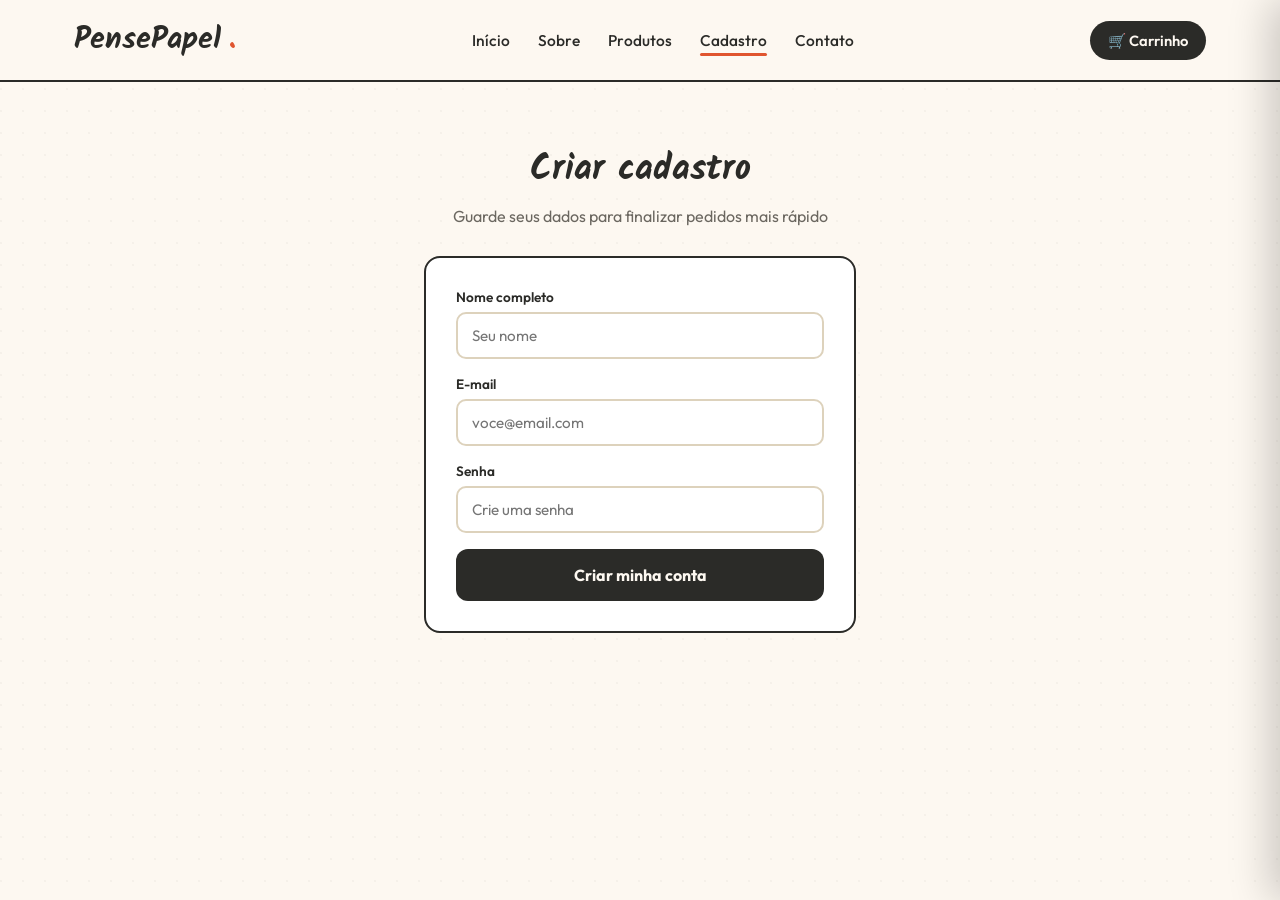
<file: cadastro.html>
<!DOCTYPE html>
<html lang="pt-BR">
<head>
<meta charset="UTF-8">
<meta name="viewport" content="width=device-width, initial-scale=1.0">
<title>Cadastro — PensePapel</title>
<link rel="stylesheet" href="estrutura.css">
<style>
  .pagina-form{
    max-width:480px;
    margin:0 auto;
    padding:60px 24px 90px;
  }

  .pagina-form h1{
    font-family:var(--fonte-mao);
    font-size:2.2rem;
    margin-bottom:8px;
    text-align:center;
  }

  .pagina-form .sub{
    text-align:center;
    color:#6b6760;
    margin-bottom:30px;
  }

  .cartao-form{
    background:var(--branco);
    border:2px solid var(--tinta);
    border-radius:16px;
    padding:30px;
  }

  .campo{ margin-bottom:16px; }

  .campo label{
    display:block;
    font-size:.85rem;
    font-weight:600;
    margin-bottom:6px;
  }

  .campo input{
    width:100%;
    padding:12px 14px;
    border:2px solid var(--linha);
    border-radius:10px;
    font-family:var(--fonte-corpo);
    font-size:.95rem;
  }

  .campo input:focus{
    outline:none;
    border-color:var(--terracota);
  }

  .mensagem-ok{
    display:none;
    text-align:center;
    padding:14px;
    background:#e8f3ec;
    border:2px solid var(--musgo);
    border-radius:10px;
    color:var(--musgo);
    font-weight:600;
    margin-top:16px;
  }
</style>
</head>
<body>

<header class="topo">
  <div class="topo-interno">
    <a href="index.html" class="marca">PensePapel<span class="ponto">.</span></a>
    <nav class="menu">
      <a href="index.html">Início</a>
      <a href="sobre.html">Sobre</a>
      <a href="produtos.html">Produtos</a>
      <a href="cadastro.html" class="ativo">Cadastro</a>
      <a href="contato.html">Contato</a>
    </nav>
    <div class="acoes-topo">
      <button class="btn-carrinho" onclick="abrirCarrinho()">
        🛒 Carrinho
        <span class="contador-carrinho" style="display:none">0</span>
      </button>
    </div>
  </div>
</header>

<section class="pagina-form">
  <h1>Criar cadastro</h1>
  <p class="sub">Guarde seus dados para finalizar pedidos mais rápido</p>

  <div class="cartao-form">
    <form id="formCadastro">
      <div class="campo">
        <label for="nomeCad">Nome completo</label>
        <input type="text" id="nomeCad" required placeholder="Seu nome">
      </div>
      <div class="campo">
        <label for="emailCad">E-mail</label>
        <input type="email" id="emailCad" required placeholder="voce@email.com">
      </div>
      <div class="campo">
        <label for="senhaCad">Senha</label>
        <input type="password" id="senhaCad" required placeholder="Crie uma senha">
      </div>
      <button type="submit" class="btn-finalizar">Criar minha conta</button>
    </form>
    <div class="mensagem-ok" id="mensagemOk">✓ Cadastro simulado com sucesso! (demonstração)</div>
  </div>
</section>

<div class="carrinho-fundo" id="carrinhoFundo" onclick="fecharCarrinho()"></div>
<aside class="carrinho-painel" id="carrinhoPainel">
  <div class="carrinho-cabecalho">
    <h2>Seu carrinho</h2>
    <button class="carrinho-fechar" onclick="fecharCarrinho()" aria-label="Fechar carrinho">×</button>
  </div>
  <div class="carrinho-itens" id="listaCarrinho"></div>
  <div class="carrinho-rodape" id="rodapeCarrinho">
    <div class="linha-total"><span>Total</span><span>R$ 0,00</span></div>
    <button class="btn-finalizar" disabled onclick="irParaCheckout()">Finalizar pedido</button>
  </div>
</aside>

<script src="produtos.js"></script>
<script src="carrinho.js"></script>
<script>
document.getElementById('formCadastro').addEventListener('submit', function(e){
  e.preventDefault();
  document.getElementById('mensagemOk').style.display = 'block';
  this.reset();
});
</script>
</body>
</html>
</file>
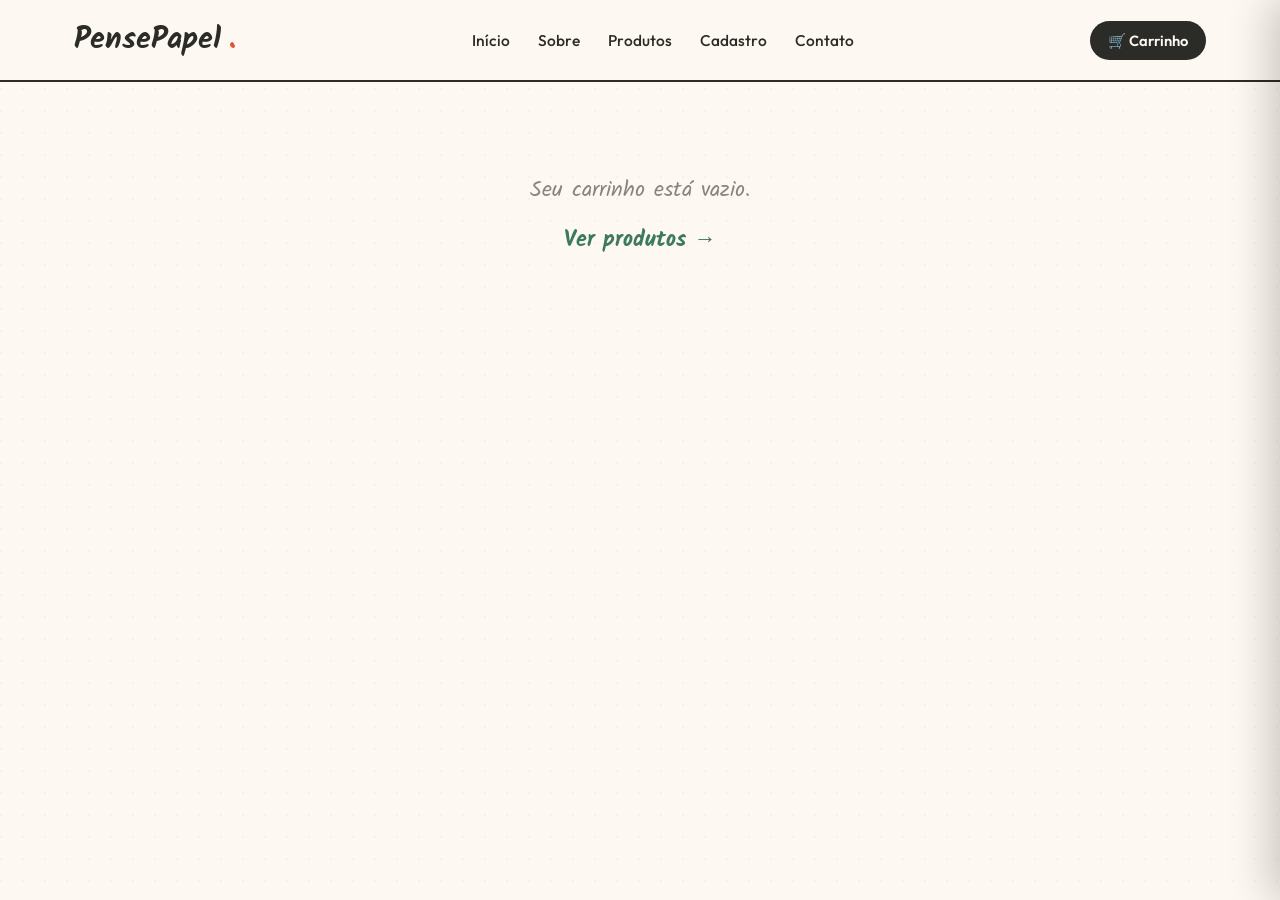
<file: checkout.html>
<!DOCTYPE html>
<html lang="pt-BR">
<head>
<meta charset="UTF-8">
<meta name="viewport" content="width=device-width, initial-scale=1.0">
<title>Finalizar pedido — PensePapel</title>
<link rel="stylesheet" href="estrutura.css">
<style>
  .pagina-checkout{
    max-width:1000px;
    margin:0 auto;
    padding:50px 24px 80px;
    display:grid;
    grid-template-columns:1.3fr 1fr;
    gap:40px;
  }

  .bloco-checkout{
    background:var(--branco);
    border:2px solid var(--tinta);
    border-radius:16px;
    padding:28px;
  }

  .bloco-checkout h2{
    font-family:var(--fonte-mao);
    font-size:1.5rem;
    margin-bottom:18px;
  }

  .campo{
    margin-bottom:16px;
  }

  .campo label{
    display:block;
    font-size:.85rem;
    font-weight:600;
    margin-bottom:6px;
  }

  .campo input,
  .campo select{
    width:100%;
    padding:12px 14px;
    border:2px solid var(--linha);
    border-radius:10px;
    font-family:var(--fonte-corpo);
    font-size:.95rem;
  }

  .campo input:focus,
  .campo select:focus{
    outline:none;
    border-color:var(--terracota);
  }

  .linha-2{
    display:grid;
    grid-template-columns:1fr 1fr;
    gap:14px;
  }

  .resumo-item{
    display:flex;
    justify-content:space-between;
    padding:10px 0;
    border-bottom:1px solid var(--linha);
    font-size:.92rem;
  }

  .resumo-item:last-of-type{ border-bottom:none; }

  .resumo-total{
    display:flex;
    justify-content:space-between;
    margin-top:16px;
    padding-top:16px;
    border-top:2px solid var(--tinta);
    font-weight:700;
    font-size:1.2rem;
    font-family:var(--fonte-dado);
  }

  .selo-seguranca{
    display:flex;
    align-items:center;
    gap:8px;
    font-size:.8rem;
    color:#6b6760;
    margin-top:16px;
  }

  .voltar-link{
    display:inline-block;
    margin-bottom:20px;
    font-weight:600;
    color:var(--musgo);
  }

  .tela-sucesso{
    display:none;
    text-align:center;
    padding:80px 24px;
  }

  .tela-sucesso .icone{
    font-size:3.6rem;
    margin-bottom:18px;
  }

  .tela-sucesso h2{
    font-family:var(--fonte-mao);
    font-size:2.2rem;
    margin-bottom:12px;
  }

  .tela-sucesso p{
    color:#6b6760;
    margin-bottom:28px;
  }

  .vazio-checkout{
    text-align:center;
    padding:90px 24px;
    font-family:var(--fonte-mao);
    font-size:1.4rem;
    color:#8a857c;
  }

  @media (max-width:780px){
    .pagina-checkout{ grid-template-columns:1fr; }
  }
</style>
</head>
<body>

<header class="topo">
  <div class="topo-interno">
    <a href="index.html" class="marca">PensePapel<span class="ponto">.</span></a>
    <nav class="menu">
      <a href="index.html">Início</a>
      <a href="sobre.html">Sobre</a>
      <a href="produtos.html">Produtos</a>
      <a href="cadastro.html">Cadastro</a>
      <a href="contato.html">Contato</a>
    </nav>
    <div class="acoes-topo">
      <button class="btn-carrinho" onclick="abrirCarrinho()">
        🛒 Carrinho
        <span class="contador-carrinho" style="display:none">0</span>
      </button>
    </div>
  </div>
</header>

<div id="conteudoCheckout">

  <div class="pagina-checkout" id="formularioWrap">
    <div>
      <a href="produtos.html" class="voltar-link">← Continuar comprando</a>

      <div class="bloco-checkout" style="margin-bottom:24px;">
        <h2>Dados de entrega</h2>
        <form id="formCheckout">
          <div class="campo">
            <label for="nome">Nome completo</label>
            <input type="text" id="nome" required placeholder="Seu nome">
          </div>
          <div class="linha-2">
            <div class="campo">
              <label for="email">E-mail</label>
              <input type="email" id="email" required placeholder="voce@email.com">
            </div>
            <div class="campo">
              <label for="telefone">Telefone</label>
              <input type="tel" id="telefone" required placeholder="(00) 00000-0000">
            </div>
          </div>
          <div class="campo">
            <label for="endereco">Endereço</label>
            <input type="text" id="endereco" required placeholder="Rua, número, complemento">
          </div>
          <div class="linha-2">
            <div class="campo">
              <label for="cidade">Cidade</label>
              <input type="text" id="cidade" required placeholder="Sua cidade">
            </div>
            <div class="campo">
              <label for="cep">CEP</label>
              <input type="text" id="cep" required placeholder="00000-000">
            </div>
          </div>
        </form>
      </div>

      <div class="bloco-checkout">
        <h2>Pagamento</h2>
        <div class="campo">
          <label for="formaPagamento">Forma de pagamento</label>
          <select id="formaPagamento">
            <option>Cartão de crédito</option>
            <option>Pix</option>
            <option>Boleto</option>
          </select>
        </div>
        <div class="linha-2" id="camposCartao">
          <div class="campo">
            <label for="numCartao">Número do cartão</label>
            <input type="text" id="numCartao" placeholder="0000 0000 0000 0000">
          </div>
          <div class="campo">
            <label for="validade">Validade</label>
            <input type="text" id="validade" placeholder="MM/AA">
          </div>
        </div>
        <div class="selo-seguranca">🔒 Ambiente simulado de demonstração — nenhum dado real é processado.</div>
      </div>
    </div>

    <div>
      <div class="bloco-checkout">
        <h2>Resumo do pedido</h2>
        <div id="resumoItens"></div>
        <div class="resumo-total">
          <span>Total</span>
          <span id="resumoTotal">R$ 0,00</span>
        </div>
        <button class="btn-finalizar" style="margin-top:22px;" onclick="confirmarPedido()">Confirmar pedido</button>
      </div>
    </div>
  </div>

  <div class="vazio-checkout" id="vazioCheckout" style="display:none;">
    Seu carrinho está vazio.<br>
    <a href="produtos.html" class="voltar-link" style="margin-top:14px;">Ver produtos →</a>
  </div>

  <div class="tela-sucesso" id="telaSucesso">
    <div class="icone">🌿</div>
    <h2>Pedido confirmado!</h2>
    <p>Recebemos seu pedido simulado. Em uma loja real, você receberia um e-mail de confirmação por aqui.</p>
    <a href="produtos.html" class="btn-primario">Voltar ao catálogo</a>
  </div>

</div>

<div class="carrinho-fundo" id="carrinhoFundo" onclick="fecharCarrinho()"></div>
<aside class="carrinho-painel" id="carrinhoPainel">
  <div class="carrinho-cabecalho">
    <h2>Seu carrinho</h2>
    <button class="carrinho-fechar" onclick="fecharCarrinho()" aria-label="Fechar carrinho">×</button>
  </div>
  <div class="carrinho-itens" id="listaCarrinho"></div>
  <div class="carrinho-rodape" id="rodapeCarrinho">
    <div class="linha-total"><span>Total</span><span>R$ 0,00</span></div>
    <button class="btn-finalizar" disabled onclick="fecharCarrinho()">Continuar no checkout</button>
  </div>
</aside>

<script src="produtos.js"></script>
<script src="carrinho.js"></script>
<script>

function renderizarResumoCheckout(){
  const carrinho = obterCarrinho();
  const wrap = document.getElementById('formularioWrap');
  const vazio = document.getElementById('vazioCheckout');

  if(carrinho.length === 0){
    wrap.style.display = 'none';
    vazio.style.display = 'block';
    return;
  }

  wrap.style.display = 'grid';
  vazio.style.display = 'none';

  const resumo = document.getElementById('resumoItens');
  resumo.innerHTML = carrinho.map(item => `
    <div class="resumo-item">
      <span>${item.quantidade}× ${item.nome}</span>
      <span>${formatarPreco(item.preco * item.quantidade)}</span>
    </div>
  `).join('');

  document.getElementById('resumoTotal').textContent = formatarPreco(totalValorCarrinho());
}

function confirmarPedido(){
  const form = document.getElementById('formCheckout');
  if(!form.checkValidity()){
    form.reportValidity();
    return;
  }

  document.getElementById('formularioWrap').style.display = 'none';
  document.getElementById('telaSucesso').style.display = 'block';
  localStorage.removeItem(CHAVE_CARRINHO);
  atualizarContadorCarrinho();
}

document.getElementById('formaPagamento').addEventListener('change', function(){
  document.getElementById('camposCartao').style.display = this.value === 'Cartão de crédito' ? 'grid' : 'none';
});

document.addEventListener('DOMContentLoaded', renderizarResumoCheckout);
</script>
</body>
</html>
</file>
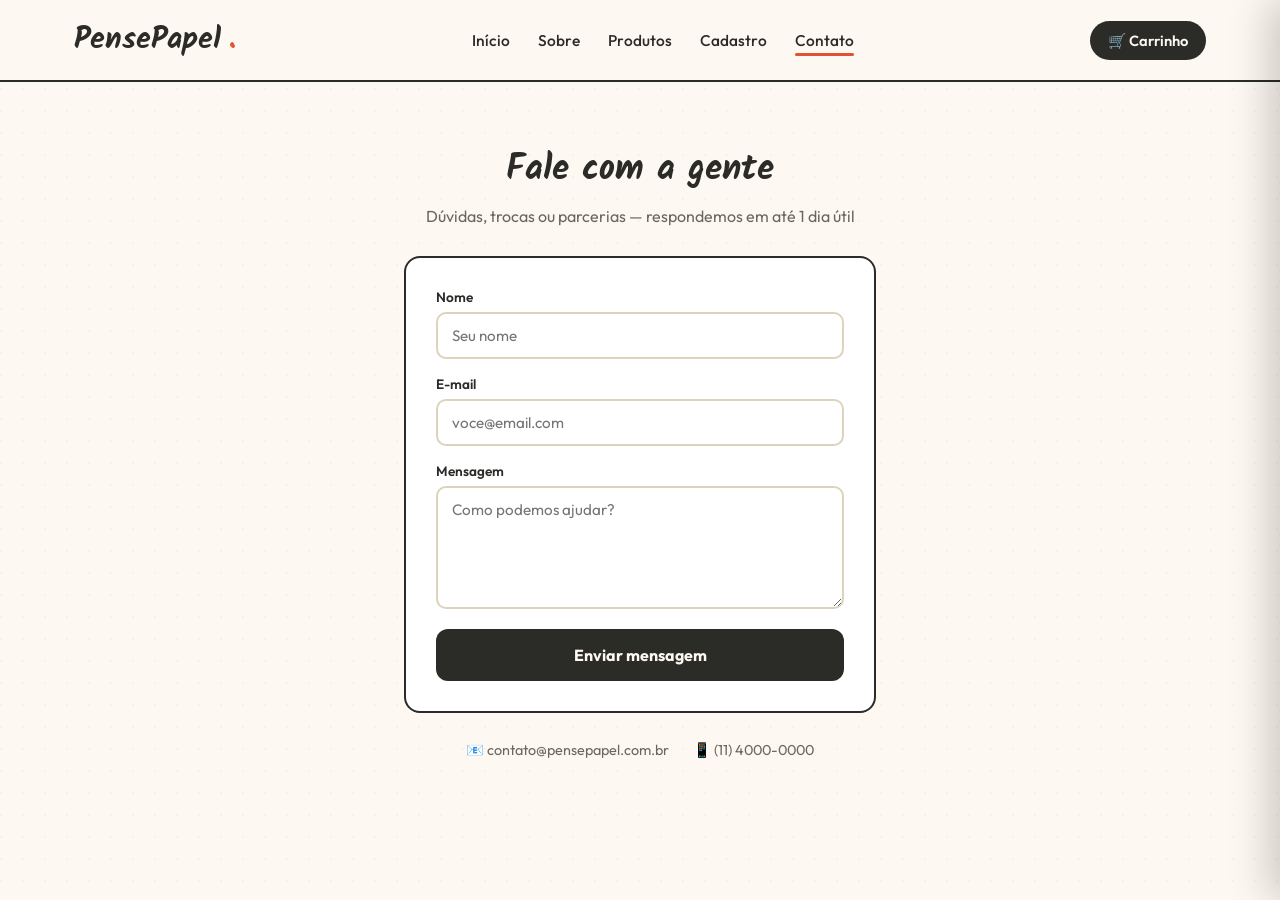
<file: contato.html>
<!DOCTYPE html>
<html lang="pt-BR">
<head>
<meta charset="UTF-8">
<meta name="viewport" content="width=device-width, initial-scale=1.0">
<title>Contato — PensePapel</title>
<link rel="stylesheet" href="estrutura.css">
<style>
  .pagina-form{
    max-width:520px;
    margin:0 auto;
    padding:60px 24px 90px;
  }

  .pagina-form h1{
    font-family:var(--fonte-mao);
    font-size:2.2rem;
    margin-bottom:8px;
    text-align:center;
  }

  .pagina-form .sub{
    text-align:center;
    color:#6b6760;
    margin-bottom:30px;
  }

  .cartao-form{
    background:var(--branco);
    border:2px solid var(--tinta);
    border-radius:16px;
    padding:30px;
  }

  .campo{ margin-bottom:16px; }

  .campo label{
    display:block;
    font-size:.85rem;
    font-weight:600;
    margin-bottom:6px;
  }

  .campo input,
  .campo textarea{
    width:100%;
    padding:12px 14px;
    border:2px solid var(--linha);
    border-radius:10px;
    font-family:var(--fonte-corpo);
    font-size:.95rem;
    resize:vertical;
  }

  .campo input:focus,
  .campo textarea:focus{
    outline:none;
    border-color:var(--terracota);
  }

  .mensagem-ok{
    display:none;
    text-align:center;
    padding:14px;
    background:#e8f3ec;
    border:2px solid var(--musgo);
    border-radius:10px;
    color:var(--musgo);
    font-weight:600;
    margin-top:16px;
  }

  .contatos-rapidos{
    display:flex;
    justify-content:center;
    gap:24px;
    margin-top:28px;
    font-size:.9rem;
    color:#6b6760;
  }
</style>
</head>
<body>

<header class="topo">
  <div class="topo-interno">
    <a href="index.html" class="marca">PensePapel<span class="ponto">.</span></a>
    <nav class="menu">
      <a href="index.html">Início</a>
      <a href="sobre.html">Sobre</a>
      <a href="produtos.html">Produtos</a>
      <a href="cadastro.html">Cadastro</a>
      <a href="contato.html" class="ativo">Contato</a>
    </nav>
    <div class="acoes-topo">
      <button class="btn-carrinho" onclick="abrirCarrinho()">
        🛒 Carrinho
        <span class="contador-carrinho" style="display:none">0</span>
      </button>
    </div>
  </div>
</header>

<section class="pagina-form">
  <h1>Fale com a gente</h1>
  <p class="sub">Dúvidas, trocas ou parcerias — respondemos em até 1 dia útil</p>

  <div class="cartao-form">
    <form id="formContato">
      <div class="campo">
        <label for="nomeContato">Nome</label>
        <input type="text" id="nomeContato" required placeholder="Seu nome">
      </div>
      <div class="campo">
        <label for="emailContato">E-mail</label>
        <input type="email" id="emailContato" required placeholder="voce@email.com">
      </div>
      <div class="campo">
        <label for="mensagemContato">Mensagem</label>
        <textarea id="mensagemContato" rows="5" required placeholder="Como podemos ajudar?"></textarea>
      </div>
      <button type="submit" class="btn-finalizar">Enviar mensagem</button>
    </form>
    <div class="mensagem-ok" id="mensagemOk">✓ Mensagem enviada (demonstração)</div>
  </div>

  <div class="contatos-rapidos">
    <span>📧 contato@pensepapel.com.br</span>
    <span>📱 (11) 4000-0000</span>
  </div>
</section>

<div class="carrinho-fundo" id="carrinhoFundo" onclick="fecharCarrinho()"></div>
<aside class="carrinho-painel" id="carrinhoPainel">
  <div class="carrinho-cabecalho">
    <h2>Seu carrinho</h2>
    <button class="carrinho-fechar" onclick="fecharCarrinho()" aria-label="Fechar carrinho">×</button>
  </div>
  <div class="carrinho-itens" id="listaCarrinho"></div>
  <div class="carrinho-rodape" id="rodapeCarrinho">
    <div class="linha-total"><span>Total</span><span>R$ 0,00</span></div>
    <button class="btn-finalizar" disabled onclick="irParaCheckout()">Finalizar pedido</button>
  </div>
</aside>

<script src="produtos.js"></script>
<script src="carrinho.js"></script>
<script>
document.getElementById('formContato').addEventListener('submit', function(e){
  e.preventDefault();
  document.getElementById('mensagemOk').style.display = 'block';
  this.reset();
});
</script>
</body>
</html>
</file>
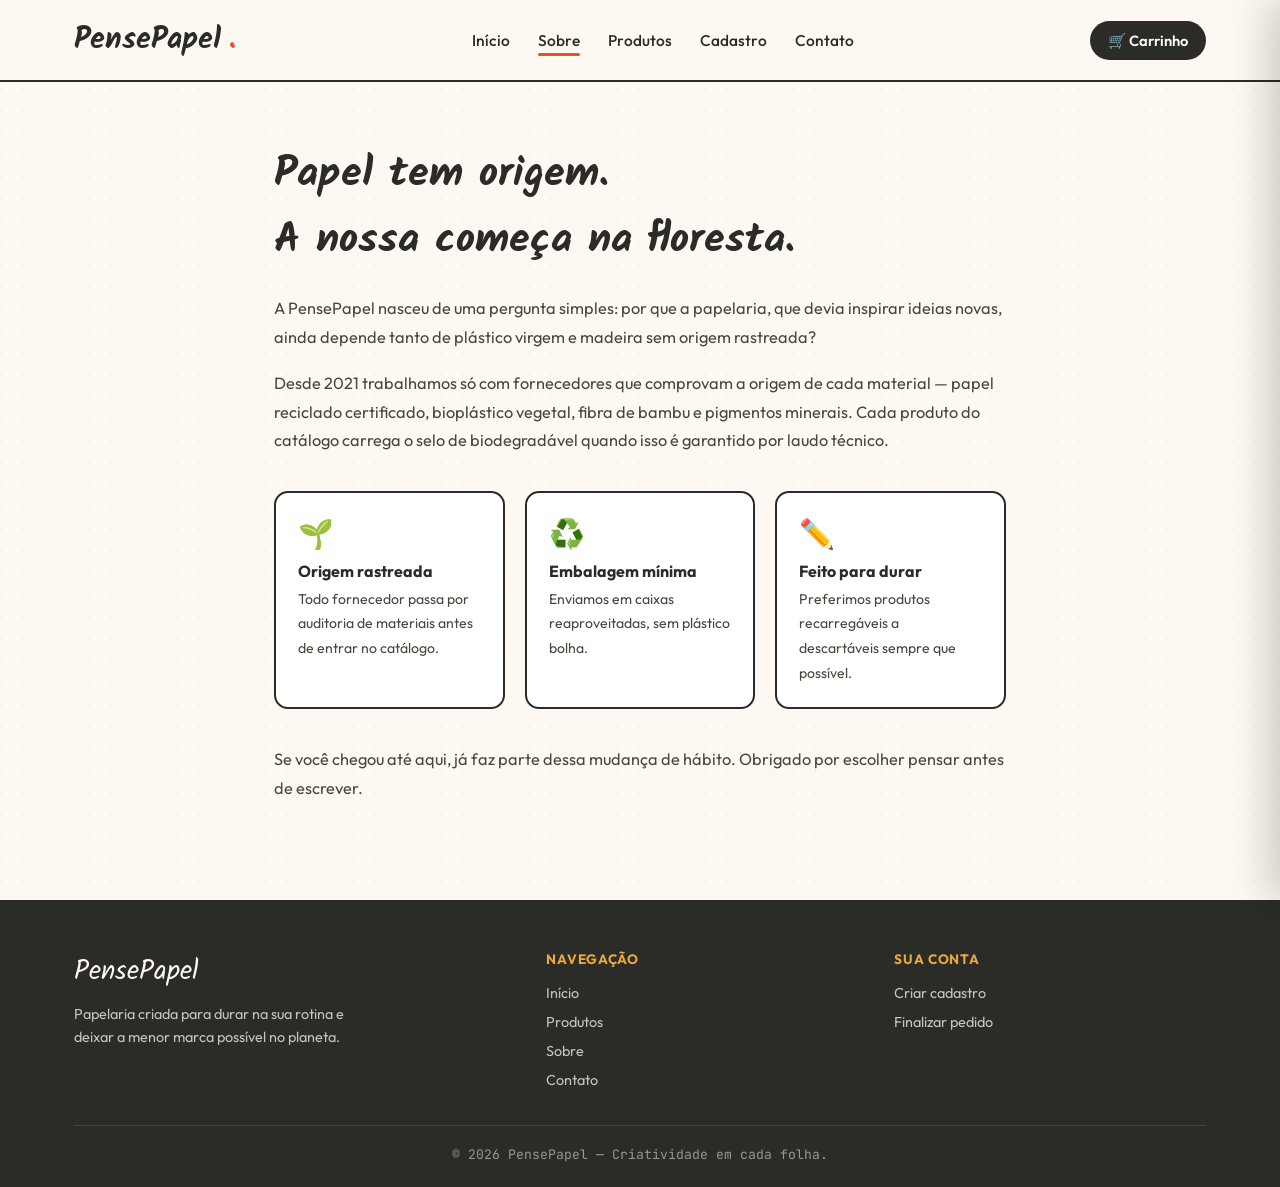
<file: sobre.html>
<!DOCTYPE html>
<html lang="pt-BR">
<head>
<meta charset="UTF-8">
<meta name="viewport" content="width=device-width, initial-scale=1.0">
<title>Sobre — PensePapel</title>
<link rel="stylesheet" href="estrutura.css">
<style>
  .pagina-sobre{
    max-width:780px;
    margin:0 auto;
    padding:60px 24px 80px;
  }

  .pagina-sobre h1{
    font-family:var(--fonte-mao);
    font-size:2.6rem;
    margin-bottom:20px;
  }

  .pagina-sobre p{
    line-height:1.75;
    font-size:1.02rem;
    color:#4a463e;
    margin-bottom:18px;
  }

  .valores{
    display:grid;
    grid-template-columns:repeat(3,1fr);
    gap:20px;
    margin:36px 0;
  }

  .valor-card{
    background:var(--branco);
    border:2px solid var(--tinta);
    border-radius:14px;
    padding:22px;
  }

  .valor-card .icone{ font-size:1.8rem; margin-bottom:10px; }
  .valor-card h3{ font-size:1rem; margin-bottom:6px; }
  .valor-card p{ font-size:.88rem; margin-bottom:0; }

  @media (max-width:700px){
    .valores{ grid-template-columns:1fr; }
  }
</style>
</head>
<body>

<header class="topo">
  <div class="topo-interno">
    <a href="index.html" class="marca">PensePapel<span class="ponto">.</span></a>
    <nav class="menu">
      <a href="index.html">Início</a>
      <a href="sobre.html" class="ativo">Sobre</a>
      <a href="produtos.html">Produtos</a>
      <a href="cadastro.html">Cadastro</a>
      <a href="contato.html">Contato</a>
    </nav>
    <div class="acoes-topo">
      <button class="btn-carrinho" onclick="abrirCarrinho()">
        🛒 Carrinho
        <span class="contador-carrinho" style="display:none">0</span>
      </button>
    </div>
  </div>
</header>

<section class="pagina-sobre">
  <h1>Papel tem origem.<br>A nossa começa na floresta.</h1>
  <p>A PensePapel nasceu de uma pergunta simples: por que a papelaria, que devia inspirar ideias novas, ainda depende tanto de plástico virgem e madeira sem origem rastreada?</p>
  <p>Desde 2021 trabalhamos só com fornecedores que comprovam a origem de cada material — papel reciclado certificado, bioplástico vegetal, fibra de bambu e pigmentos minerais. Cada produto do catálogo carrega o selo de biodegradável quando isso é garantido por laudo técnico.</p>

  <div class="valores">
    <div class="valor-card">
      <div class="icone">🌱</div>
      <h3>Origem rastreada</h3>
      <p>Todo fornecedor passa por auditoria de materiais antes de entrar no catálogo.</p>
    </div>
    <div class="valor-card">
      <div class="icone">♻️</div>
      <h3>Embalagem mínima</h3>
      <p>Enviamos em caixas reaproveitadas, sem plástico bolha.</p>
    </div>
    <div class="valor-card">
      <div class="icone">✏️</div>
      <h3>Feito para durar</h3>
      <p>Preferimos produtos recarregáveis a descartáveis sempre que possível.</p>
    </div>
  </div>

  <p>Se você chegou até aqui, já faz parte dessa mudança de hábito. Obrigado por escolher pensar antes de escrever.</p>
</section>

<footer>
  <div class="container">
    <div class="rodape-grade">
      <div>
        <div class="rodape-marca">PensePapel</div>
        <p>Papelaria criada para durar na sua rotina e deixar a menor marca possível no planeta.</p>
      </div>
      <div>
        <h4>Navegação</h4>
        <ul>
          <li><a href="index.html">Início</a></li>
          <li><a href="produtos.html">Produtos</a></li>
          <li><a href="sobre.html">Sobre</a></li>
          <li><a href="contato.html">Contato</a></li>
        </ul>
      </div>
      <div>
        <h4>Sua conta</h4>
        <ul>
          <li><a href="cadastro.html">Criar cadastro</a></li>
          <li><a href="checkout.html">Finalizar pedido</a></li>
        </ul>
      </div>
    </div>
    <div class="rodape-baixo">© 2026 PensePapel — Criatividade em cada folha.</div>
  </div>
</footer>

<div class="carrinho-fundo" id="carrinhoFundo" onclick="fecharCarrinho()"></div>
<aside class="carrinho-painel" id="carrinhoPainel">
  <div class="carrinho-cabecalho">
    <h2>Seu carrinho</h2>
    <button class="carrinho-fechar" onclick="fecharCarrinho()" aria-label="Fechar carrinho">×</button>
  </div>
  <div class="carrinho-itens" id="listaCarrinho"></div>
  <div class="carrinho-rodape" id="rodapeCarrinho">
    <div class="linha-total"><span>Total</span><span>R$ 0,00</span></div>
    <button class="btn-finalizar" disabled onclick="irParaCheckout()">Finalizar pedido</button>
  </div>
</aside>

<script src="produtos.js"></script>
<script src="carrinho.js"></script>
</body>
</html>
</file>
<file: estrutura.css>
/* =========================================================
   PensePapel — folha de estilos
   Identidade: mesa de trabalho / caderno artesanal
   ========================================================= */

@import url('https://fonts.googleapis.com/css2?family=Kalam:wght@400;700&family=Outfit:wght@300;400;500;600;700&family=JetBrains+Mono:wght@400;600&display=swap');

:root{
  --papel: #FDF8F1;
  --papel-escuro: #F3EAD9;
  --tinta: #2B2B28;
  --terracota: #E0552F;
  --musgo: #3D7A5C;
  --mostarda: #E8A93D;
  --branco: #FFFFFF;
  --linha: #DDD2BC;

  --fonte-mao: 'Kalam', cursive;
  --fonte-corpo: 'Outfit', sans-serif;
  --fonte-dado: 'JetBrains Mono', monospace;

  --sombra-card: 0 10px 30px -12px rgba(43,43,40,.18);
  --raio: 14px;
}

*{ margin:0; padding:0; box-sizing:border-box; }

html{ scroll-behavior:smooth; }

body{
  font-family:var(--fonte-corpo);
  background:var(--papel);
  color:var(--tinta);
  background-image:
    radial-gradient(circle at 1px 1px, rgba(43,43,40,.035) 1px, transparent 0);
  background-size:22px 22px;
}

a{ color:inherit; text-decoration:none; }
ul{ list-style:none; }
img{ display:block; max-width:100%; }
button{ font-family:inherit; cursor:pointer; }

.container{
  max-width:1180px;
  margin:0 auto;
  padding:0 24px;
}

/* ---------- cabeçalho ---------- */

.topo{
  position:sticky;
  top:0;
  z-index:50;
  background:var(--papel);
  border-bottom:2px solid var(--tinta);
}

.topo-interno{
  max-width:1180px;
  margin:0 auto;
  padding:16px 24px;
  display:flex;
  align-items:center;
  justify-content:space-between;
  gap:24px;
}

.marca{
  display:flex;
  align-items:baseline;
  gap:8px;
  font-family:var(--fonte-mao);
  font-size:1.9rem;
  font-weight:700;
  color:var(--tinta);
  white-space:nowrap;
}

.marca .ponto{
  color:var(--terracota);
}

.menu{
  display:flex;
  gap:28px;
  font-weight:500;
  font-size:.97rem;
}

.menu a{
  position:relative;
  padding:4px 0;
}

.menu a::after{
  content:"";
  position:absolute;
  left:0; bottom:-2px;
  width:0;
  height:3px;
  background:var(--terracota);
  border-radius:3px;
  transition:width .25s ease;
}

.menu a:hover::after,
.menu a.ativo::after{
  width:100%;
}

.acoes-topo{
  display:flex;
  align-items:center;
  gap:16px;
}

.btn-carrinho{
  position:relative;
  background:var(--tinta);
  color:var(--papel);
  border:none;
  padding:10px 18px;
  border-radius:30px;
  font-weight:600;
  font-size:.92rem;
  display:flex;
  align-items:center;
  gap:8px;
  transition:transform .15s ease, background .2s ease;
}

.btn-carrinho:hover{
  background:var(--terracota);
  transform:translateY(-1px);
}

.contador-carrinho{
  background:var(--mostarda);
  color:var(--tinta);
  font-family:var(--fonte-dado);
  font-size:.75rem;
  font-weight:700;
  min-width:20px;
  height:20px;
  border-radius:50%;
  display:flex;
  align-items:center;
  justify-content:center;
  padding:0 4px;
}

.menu-mobile-btn{
  display:none;
  background:none;
  border:none;
  font-size:1.6rem;
}

/* ---------- hero com vídeo ---------- */

.hero{
  position:relative;
  min-height:78vh;
  display:flex;
  align-items:center;
  overflow:hidden;
  border-bottom:2px solid var(--tinta);
}

.hero video{
  position:absolute;
  inset:0;
  width:100%;
  height:100%;
  object-fit:cover;
  filter:saturate(.85) brightness(.7);
}

.hero::before{
  content:"";
  position:absolute;
  inset:0;
  background:
    linear-gradient(180deg, rgba(43,33,20,.35) 0%, rgba(30,24,16,.72) 100%);
  z-index:1;
}

.hero-conteudo{
  position:relative;
  z-index:2;
  max-width:680px;
  margin-left:9%;
  color:var(--papel);
  padding:40px 24px;
}

.hero-rotulo{
  display:inline-flex;
  align-items:center;
  gap:8px;
  background:rgba(253,248,241,.14);
  border:1px solid rgba(253,248,241,.5);
  padding:6px 16px;
  border-radius:30px;
  font-family:var(--fonte-dado);
  font-size:.75rem;
  letter-spacing:.06em;
  text-transform:uppercase;
  margin-bottom:22px;
}

.hero h1{
  font-family:var(--fonte-mao);
  font-size:4rem;
  line-height:1.05;
  font-weight:700;
  margin-bottom:18px;
  text-shadow:0 4px 18px rgba(0,0,0,.25);
}

.hero h1 span{
  color:var(--mostarda);
}

.hero p{
  font-size:1.12rem;
  line-height:1.6;
  margin-bottom:30px;
  max-width:520px;
  color:#F1E9DA;
}

.hero-ctas{
  display:flex;
  gap:14px;
  flex-wrap:wrap;
}

.btn-primario,
.btn-secundario{
  padding:14px 28px;
  border-radius:30px;
  font-weight:600;
  font-size:.98rem;
  border:2px solid transparent;
  transition:transform .15s ease, background .2s ease, color .2s ease;
}

.btn-primario{
  background:var(--terracota);
  color:var(--branco);
}

.btn-primario:hover{
  transform:translateY(-2px);
  background:#c8431f;
}

.btn-secundario{
  background:transparent;
  color:var(--papel);
  border-color:rgba(253,248,241,.6);
}

.btn-secundario:hover{
  background:rgba(253,248,241,.15);
  transform:translateY(-2px);
}

/* selo de papel rasgado decorativo abaixo do hero */
.borda-rasgada{
  height:26px;
  width:100%;
  margin-top:-2px;
  background:var(--papel);
  clip-path:polygon(0% 100%,2% 30%,5% 80%,8% 10%,11% 60%,14% 0%,17% 70%,20% 20%,23% 90%,26% 40%,29% 100%,32% 30%,35% 80%,38% 10%,41% 60%,44% 0%,47% 70%,50% 20%,53% 90%,56% 40%,59% 100%,62% 30%,65% 80%,68% 10%,71% 60%,74% 0%,77% 70%,80% 20%,83% 90%,86% 40%,89% 100%,92% 30%,95% 80%,98% 10%,100% 60%,100% 100%);
}

/* ---------- busca e filtros ---------- */

.faixa-busca{
  padding:50px 0 10px;
}

.faixa-busca h2{
  font-family:var(--fonte-mao);
  font-size:2.1rem;
  text-align:center;
  margin-bottom:6px;
}

.faixa-busca .sub{
  text-align:center;
  color:#6b6760;
  margin-bottom:28px;
  font-size:.98rem;
}

.busca-caixa{
  max-width:560px;
  margin:0 auto 30px;
  position:relative;
}

.busca-caixa input{
  width:100%;
  padding:16px 50px 16px 22px;
  border:2px solid var(--tinta);
  border-radius:40px;
  font-size:1rem;
  font-family:var(--fonte-corpo);
  background:var(--branco);
}

.busca-caixa input:focus{
  outline:3px solid var(--mostarda);
  outline-offset:1px;
}

.busca-caixa .icone-lupa{
  position:absolute;
  right:20px;
  top:50%;
  transform:translateY(-50%);
  font-size:1.1rem;
  opacity:.6;
}

.filtros{
  display:flex;
  justify-content:center;
  flex-wrap:wrap;
  gap:10px;
  margin-bottom:10px;
}

.filtros button{
  background:var(--branco);
  border:2px solid var(--tinta);
  color:var(--tinta);
  padding:10px 20px;
  border-radius:30px;
  font-weight:600;
  font-size:.9rem;
  transition:all .18s ease;
}

.filtros button:hover{
  background:var(--mostarda);
  border-color:var(--mostarda);
}

.filtros button.selecionado{
  background:var(--tinta);
  border-color:var(--tinta);
  color:var(--papel);
}

/* ---------- grade de produtos ---------- */

.grade-produtos{
  display:grid;
  grid-template-columns:repeat(auto-fill,minmax(258px,1fr));
  gap:28px;
  padding:36px 0 60px;
}

.card{
  background:var(--branco);
  border-radius:var(--raio);
  overflow:hidden;
  box-shadow:var(--sombra-card);
  transition:transform .22s ease, box-shadow .22s ease;
  position:relative;
  display:flex;
  flex-direction:column;
}

.card:hover{
  transform:translateY(-6px) rotate(-.4deg);
  box-shadow:0 18px 38px -14px rgba(43,43,40,.28);
}

.card-foto{
  position:relative;
  aspect-ratio:1/1;
  overflow:hidden;
  background:var(--papel-escuro);
}

.card-foto img{
  width:100%;
  height:100%;
  object-fit:cover;
  transition:transform .4s ease;
}

.card:hover .card-foto img{
  transform:scale(1.06);
}

.fita{
  position:absolute;
  top:-10px;
  left:18px;
  width:56px;
  height:26px;
  background:rgba(232,169,61,.88);
  transform:rotate(-7deg);
  box-shadow:0 3px 6px rgba(0,0,0,.15);
  z-index:3;
}

.selo-bio{
  position:absolute;
  bottom:10px;
  right:10px;
  z-index:3;
  width:64px;
  height:64px;
}

.tag-flutuante{
  position:absolute;
  top:12px;
  right:12px;
  z-index:3;
  font-family:var(--fonte-dado);
  font-size:.68rem;
  font-weight:600;
  text-transform:uppercase;
  letter-spacing:.04em;
  padding:5px 11px;
  border-radius:20px;
  color:var(--branco);
}

.tag-vendido{ background:var(--terracota); }
.tag-lancamento{ background:var(--musgo); }

.card-corpo{
  padding:18px 18px 20px;
  display:flex;
  flex-direction:column;
  flex:1;
  gap:8px;
}

.card-cat{
  font-family:var(--fonte-dado);
  font-size:.7rem;
  letter-spacing:.05em;
  text-transform:uppercase;
  color:var(--musgo);
  font-weight:600;
}

.card-corpo h3{
  font-size:1.08rem;
  font-weight:600;
  line-height:1.3;
}

.estrelas{
  color:var(--mostarda);
  font-size:.92rem;
  letter-spacing:1px;
}

.card-preco-linha{
  display:flex;
  align-items:center;
  justify-content:space-between;
  margin-top:auto;
  padding-top:8px;
}

.preco{
  font-family:var(--fonte-dado);
  font-weight:700;
  font-size:1.15rem;
  color:var(--tinta);
}

.preco small{
  font-size:.65rem;
  font-weight:400;
  color:#8a857c;
}

.estoque-info{
  font-size:.74rem;
  color:#8a857c;
  font-family:var(--fonte-dado);
}

.estoque-baixo{ color:var(--terracota); font-weight:600; }

.card-botoes{
  display:flex;
  gap:8px;
  margin-top:10px;
}

.btn-ver,
.btn-add{
  flex:1;
  padding:11px;
  border-radius:10px;
  font-weight:600;
  font-size:.85rem;
  border:2px solid var(--tinta);
  text-align:center;
  transition:all .16s ease;
}

.btn-ver{
  background:transparent;
  color:var(--tinta);
}

.btn-ver:hover{
  background:var(--papel-escuro);
}

.btn-add{
  background:var(--tinta);
  color:var(--papel);
  border-color:var(--tinta);
}

.btn-add:hover{
  background:var(--musgo);
  border-color:var(--musgo);
}

.btn-add.feito{
  background:var(--musgo);
  border-color:var(--musgo);
}

.sem-resultado{
  text-align:center;
  padding:60px 20px;
  font-family:var(--fonte-mao);
  font-size:1.4rem;
  color:#8a857c;
  display:none;
}

/* ---------- modal de produto ---------- */

.modal-fundo{
  display:none;
  position:fixed;
  inset:0;
  background:rgba(20,16,10,.62);
  z-index:200;
  align-items:center;
  justify-content:center;
  padding:24px;
}

.modal-fundo.aberto{
  display:flex;
}

.modal-caixa{
  background:var(--papel);
  border-radius:18px;
  max-width:780px;
  width:100%;
  max-height:88vh;
  overflow-y:auto;
  position:relative;
  box-shadow:0 30px 60px rgba(0,0,0,.35);
}

.modal-fechar{
  position:absolute;
  top:16px;
  right:18px;
  background:var(--tinta);
  color:var(--papel);
  border:none;
  width:36px;
  height:36px;
  border-radius:50%;
  font-size:1.3rem;
  line-height:1;
  z-index:5;
}

.modal-grade{
  display:grid;
  grid-template-columns:1fr 1fr;
  gap:0;
}

.modal-foto{
  aspect-ratio:1/1;
  overflow:hidden;
  border-radius:18px 0 0 18px;
}

.modal-foto img{
  width:100%;
  height:100%;
  object-fit:cover;
}

.modal-info{
  padding:32px 30px;
  display:flex;
  flex-direction:column;
  gap:14px;
}

.modal-info .card-cat{ font-size:.74rem; }

.modal-info h2{
  font-size:1.55rem;
  font-weight:700;
}

.modal-info .desc{
  color:#5c574e;
  line-height:1.6;
  font-size:.96rem;
}

.lista-caracteristicas{
  display:flex;
  flex-direction:column;
  gap:8px;
  margin:4px 0;
}

.lista-caracteristicas li{
  display:flex;
  align-items:center;
  gap:8px;
  font-size:.9rem;
  color:var(--tinta);
}

.bolinha{
  width:7px; height:7px;
  border-radius:50%;
  background:var(--musgo);
  flex-shrink:0;
}

.modal-preco{
  font-family:var(--fonte-dado);
  font-size:1.8rem;
  font-weight:700;
  margin-top:6px;
}

.seletor-qtd{
  display:flex;
  align-items:center;
  gap:14px;
  margin:6px 0;
}

.seletor-qtd button{
  width:36px; height:36px;
  border-radius:8px;
  border:2px solid var(--tinta);
  background:var(--branco);
  font-size:1.1rem;
  font-weight:700;
}

.seletor-qtd span{
  font-family:var(--fonte-dado);
  font-weight:700;
  min-width:24px;
  text-align:center;
}

.btn-modal-add{
  padding:16px;
  border-radius:12px;
  border:none;
  background:var(--terracota);
  color:var(--branco);
  font-weight:700;
  font-size:1rem;
  transition:background .18s ease;
}

.btn-modal-add:hover{ background:#c8431f; }

.btn-modal-add.feito{ background:var(--musgo); }

/* ---------- selo biodegradável (assinatura visual) ---------- */

.selo-bio svg{ width:100%; height:100%; }

/* ---------- carrinho lateral (drawer) ---------- */

.carrinho-fundo{
  display:none;
  position:fixed;
  inset:0;
  background:rgba(20,16,10,.5);
  z-index:300;
}

.carrinho-fundo.aberto{ display:block; }

.carrinho-painel{
  position:fixed;
  top:0; right:0;
  height:100%;
  width:min(440px,100%);
  background:var(--papel);
  z-index:301;
  display:flex;
  flex-direction:column;
  transform:translateX(100%);
  transition:transform .3s ease;
  box-shadow:-10px 0 40px rgba(0,0,0,.2);
}

.carrinho-painel.aberto{
  transform:translateX(0);
}

.carrinho-cabecalho{
  display:flex;
  align-items:center;
  justify-content:space-between;
  padding:22px 24px;
  border-bottom:2px solid var(--tinta);
}

.carrinho-cabecalho h2{
  font-family:var(--fonte-mao);
  font-size:1.6rem;
}

.carrinho-fechar{
  background:none;
  border:none;
  font-size:1.6rem;
}

.carrinho-itens{
  flex:1;
  overflow-y:auto;
  padding:18px 24px;
  display:flex;
  flex-direction:column;
  gap:16px;
}

.item-carrinho{
  display:grid;
  grid-template-columns:64px 1fr auto;
  gap:12px;
  align-items:center;
  padding-bottom:14px;
  border-bottom:1px solid var(--linha);
}

.item-carrinho img{
  width:64px;
  height:64px;
  object-fit:cover;
  border-radius:10px;
}

.item-info h4{
  font-size:.92rem;
  font-weight:600;
  margin-bottom:4px;
}

.item-qtd-controle{
  display:flex;
  align-items:center;
  gap:8px;
  font-family:var(--fonte-dado);
  font-size:.85rem;
}

.item-qtd-controle button{
  width:24px; height:24px;
  border-radius:6px;
  border:1px solid var(--tinta);
  background:var(--branco);
  font-size:.85rem;
}

.item-preco-remove{
  text-align:right;
  display:flex;
  flex-direction:column;
  align-items:flex-end;
  gap:6px;
}

.item-preco-remove .preco{
  font-size:.95rem;
}

.remover-item{
  background:none;
  border:none;
  color:var(--terracota);
  font-size:.78rem;
  text-decoration:underline;
}

.carrinho-vazio{
  text-align:center;
  padding:60px 20px;
  color:#8a857c;
}

.carrinho-vazio .emoji-vazio{
  font-size:2.6rem;
  margin-bottom:14px;
}

.carrinho-rodape{
  border-top:2px solid var(--tinta);
  padding:20px 24px 26px;
}

.linha-total{
  display:flex;
  justify-content:space-between;
  align-items:baseline;
  margin-bottom:16px;
  font-size:1.1rem;
}

.linha-total span:last-child{
  font-family:var(--fonte-dado);
  font-weight:700;
  font-size:1.3rem;
}

.btn-finalizar{
  display:block;
  width:100%;
  text-align:center;
  padding:16px;
  border-radius:12px;
  border:none;
  background:var(--tinta);
  color:var(--papel);
  font-weight:700;
  font-size:1rem;
}

.btn-finalizar:hover{ background:var(--terracota); }

.btn-finalizar[disabled]{
  opacity:.4;
  pointer-events:none;
}

/* ---------- comparação ambiental ---------- */

.secao-comparacao{
  padding:60px 0 70px;
}

.secao-comparacao h2{
  font-family:var(--fonte-mao);
  font-size:2.1rem;
  text-align:center;
  margin-bottom:8px;
}

.secao-comparacao .sub{
  text-align:center;
  color:#6b6760;
  margin-bottom:32px;
}

.tabela-wrap{
  overflow-x:auto;
  border-radius:16px;
  border:2px solid var(--tinta);
}

table{
  width:100%;
  border-collapse:collapse;
  background:var(--branco);
}

table th{
  background:var(--tinta);
  color:var(--papel);
  padding:14px 16px;
  font-weight:600;
  font-size:.88rem;
  text-align:left;
}

table td{
  padding:14px 16px;
  border-bottom:1px solid var(--linha);
  font-size:.92rem;
}

table tr:last-child td{ border-bottom:none; }

/* ---------- rodapé ---------- */

footer{
  background:var(--tinta);
  color:var(--papel);
  padding:50px 0 24px;
}

.rodape-grade{
  display:grid;
  grid-template-columns:1.4fr 1fr 1fr;
  gap:36px;
  margin-bottom:36px;
}

.rodape-marca{
  font-family:var(--fonte-mao);
  font-size:1.7rem;
  margin-bottom:10px;
}

.rodape-grade p{
  color:#c9c4b8;
  font-size:.9rem;
  line-height:1.6;
  max-width:300px;
}

.rodape-grade h4{
  font-size:.85rem;
  text-transform:uppercase;
  letter-spacing:.05em;
  margin-bottom:14px;
  color:var(--mostarda);
}

.rodape-grade ul{
  display:flex;
  flex-direction:column;
  gap:9px;
}

.rodape-grade a{
  color:#c9c4b8;
  font-size:.9rem;
}

.rodape-grade a:hover{ color:var(--papel); }

.rodape-baixo{
  border-top:1px solid #44423b;
  padding-top:20px;
  text-align:center;
  font-size:.82rem;
  color:#9b968a;
  font-family:var(--fonte-dado);
}

/* ---------- toast de confirmação ---------- */

.toast{
  position:fixed;
  bottom:28px;
  left:50%;
  transform:translateX(-50%) translateY(20px);
  background:var(--tinta);
  color:var(--papel);
  padding:14px 26px;
  border-radius:30px;
  font-weight:600;
  font-size:.9rem;
  z-index:400;
  opacity:0;
  pointer-events:none;
  transition:opacity .25s ease, transform .25s ease;
  display:flex;
  align-items:center;
  gap:10px;
}

.toast.mostrar{
  opacity:1;
  transform:translateX(-50%) translateY(0);
}

/* ---------- responsivo ---------- */

@media (max-width:880px){
  .menu{ display:none; }
  .menu-mobile-btn{ display:block; }
  .hero h1{ font-size:2.6rem; }
  .hero-conteudo{ margin-left:0; padding:0 24px; }
  .modal-grade{ grid-template-columns:1fr; }
  .modal-foto{ border-radius:18px 18px 0 0; aspect-ratio:16/10; }
  .rodape-grade{ grid-template-columns:1fr; gap:28px; }
}

@media (prefers-reduced-motion:reduce){
  *{ transition:none !important; animation:none !important; }
}
</file>
